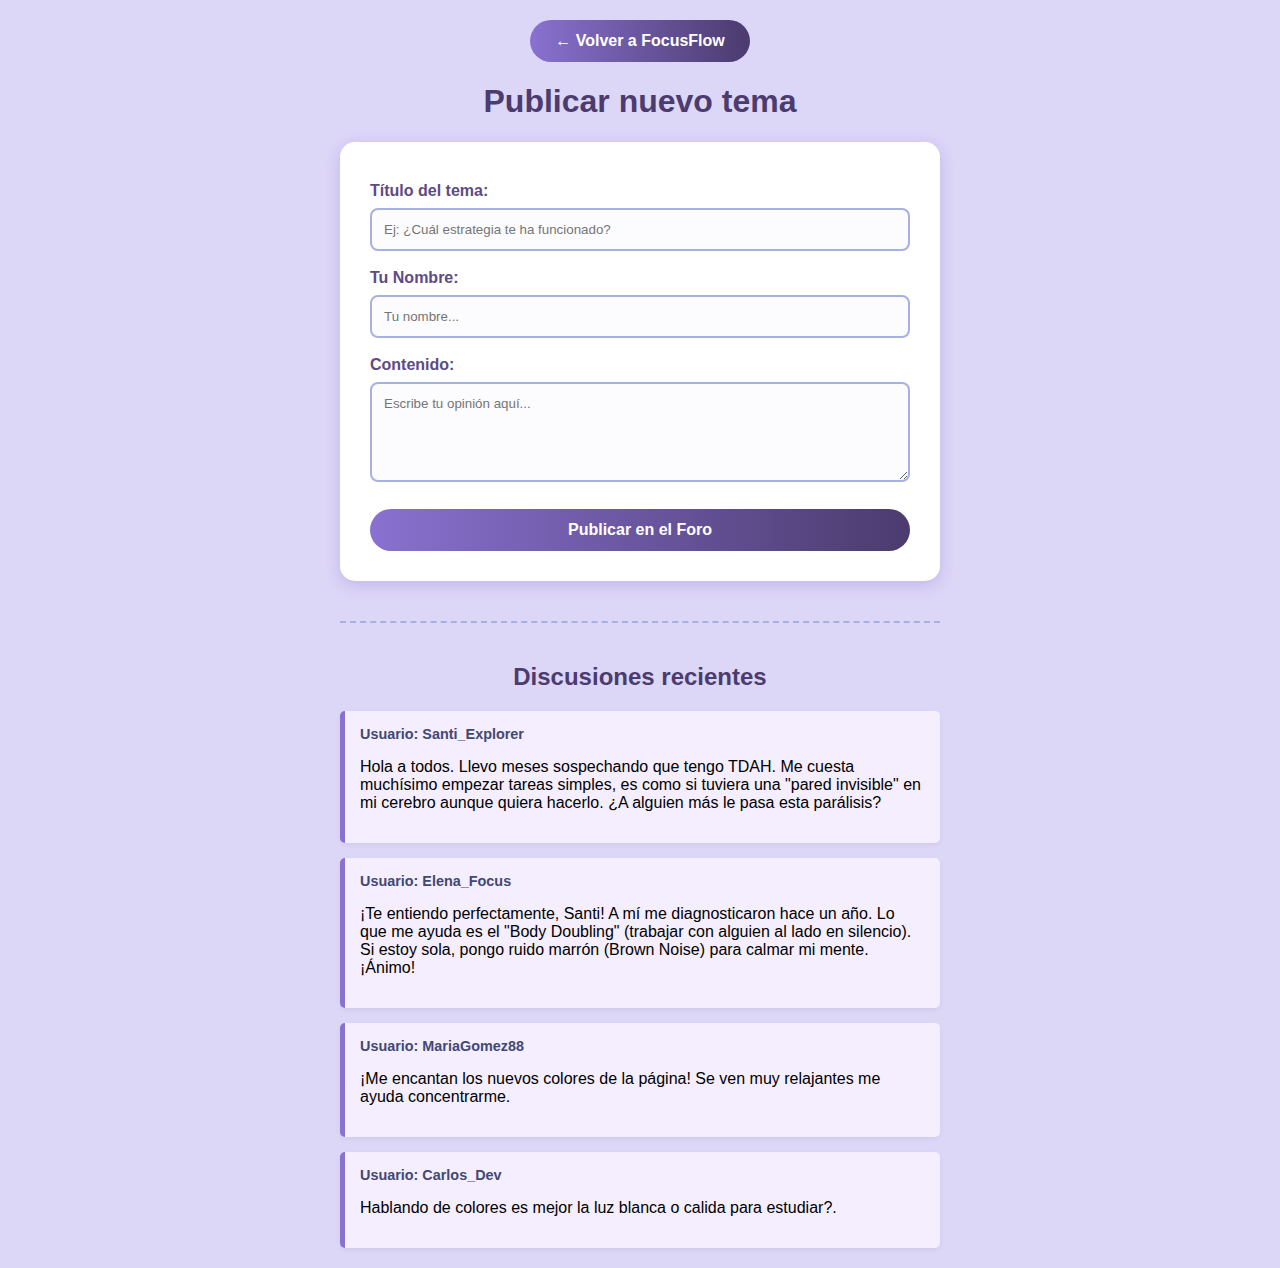
<file: py-Grado-main/foro.html>
<!DOCTYPE html>
<html lang="es">
<head>
    <meta charset="UTF-8">
    <meta name="viewport" content="width=device-width, initial-scale=1.0">
    <title>Foro de Discusión</title>
    
    <style>
   /* 
   @Yeison, @Valentina: 
   He actualizado la tipografía a 'Segoe UI' para darle un toque más moderno 
   y limpio, tal como solicitamos en el rediseño.
*/
body {
    font-family: 'Segoe UI', Tahoma, Geneva, Verdana, sans-serif;
    margin: 20px;
    /* Color de fondo basado en el tono lila suave de la paleta */
    background-color: #dcd6f7; 
}

/* 
   @Valentina: 
   He cambiado el color del título a un morado oscuro para que contraste 
   bien con el fondo pastel.
*/
h1, h2 {
    color: #4b3b6e; /* Morado oscuro */
    text-align: center;
}

form {
    background: #fff;
    padding: 30px;
    border-radius: 15px; /* Bordes más redondeados */
    /* Sombra suave con tono violeta */
    box-shadow: 0 4px 15px rgba(103, 58, 183, 0.2); 
    margin-bottom: 30px;
}

label {
    font-weight: bold;
    color: #5c4b85; /* Texto de etiquetas en tono violeta medio */
    display: block;
    margin-top: 10px;
}

input[type="text"], textarea {
    width: 100%;
    padding: 12px;
    margin: 8px 0;
    border: 2px solid #a6b1e1; /* Borde azul pastel */
    border-radius: 8px;
    box-sizing: border-box;
    background-color: #fcfcff;
    font-family: inherit;
}

input[type="text"]:focus, textarea:focus {
    outline: none;
    border-color: #8971d0; /* Cambio de color al escribir (Morado activo) */
}

/* 
   @Yeison: 
   Aquí apliqué el color principal de la paleta al botón. 
   Es un degradado para que resalte más.
*/
input[type="submit"] {
    background: linear-gradient(to right, #8971d0, #4b3b6e);
    color: white;
    padding: 12px 20px;
    border: none;
    border-radius: 25px; /* Botón estilo píldora */
    cursor: pointer;
    font-size: 16px;
    font-weight: bold;
    width: 100%;
    margin-top: 15px;
    transition: transform 0.2s;
}

input[type="submit"]:hover {
    transform: scale(1.02); /* Efecto de crecimiento suave */
    opacity: 0.9;
}

.container {
    max-width: 600px;
    margin: auto;
}

/* --- ESTILOS PARA LOS COMENTARIOS DEL FORO --- */

.comentarios-previos {
    margin-top: 40px;
    border-top: 2px dashed #a6b1e1;
    padding-top: 20px;
}

.comentario {
    background-color: #f4eeff; /* Fondo lila muy pálido */
    border-left: 5px solid #8971d0; /* Borde lateral decorativo */
    padding: 15px;
    margin-bottom: 15px;
    border-radius: 5px;
    box-shadow: 0 2px 5px rgba(0,0,0,0.05);
}

.usuario {
    font-weight: bold;
    color: #424874; /* Azul oscuro para el nombre de usuario */
    font-size: 0.9em;
    margin-bottom: 5px;
}
    </style>
</head>
<body>

    <div class="container">
        <!-- Botón para volver a la página principal -->
        <div style="text-align: center; margin-bottom: 20px;">
            <a href="index.html" style="display: inline-block; background: linear-gradient(to right, #8971d0, #4b3b6e); color: white; padding: 12px 25px; border-radius: 25px; text-decoration: none; font-weight: bold; transition: transform 0.2s;">
                ← Volver a FocusFlow
            </a>
        </div>

        <!-- Título del Foro -->
        <h1>Publicar nuevo tema</h1>
        
        <!-- Formulario con evento para mostrar mensaje -->
        <!-- @Valentina: He configurado el formulario para que no recargue la página y ejecute la alerta JS -->
        <form onsubmit="confirmarPublicacion(event)">
            
            <label for="titulo">Título del tema:</label>
            <input type="text" id="titulo" name="titulo" placeholder="Ej: ¿Cuál estrategia te ha funcionado?" required>

            <label for="autor">Tu Nombre:</label>
            <input type="text" id="autor" name="autor" placeholder="Tu nombre..." required>

            <label for="mensaje">Contenido:</label>
            <textarea id="mensaje" name="mensaje" style="height:100px" placeholder="Escribe tu opinión aquí..." required></textarea>

            <input type="submit" value="Publicar en el Foro">
        </form>

        
        <!-- @Yeison: Aquí agregué la sección de historial para que parezca un foro activo -->
        <div class="comentarios-previos">
            <h2>Discusiones recientes</h2>
            
            <div class="comentario">
                <div class="usuario">Usuario: Santi_Explorer</div>
                <p>Hola a todos. Llevo meses sospechando que tengo TDAH. Me cuesta muchísimo empezar tareas simples, es como si tuviera una "pared invisible" en mi cerebro aunque quiera hacerlo. ¿A alguien más le pasa esta parálisis?</p>
            </div>

            <div class="comentario">
                <div class="usuario">Usuario: Elena_Focus</div>
                <p>¡Te entiendo perfectamente, Santi! A mí me diagnosticaron hace un año. Lo que me ayuda es el "Body Doubling" (trabajar con alguien al lado en silencio). Si estoy sola, pongo ruido marrón (Brown Noise) para calmar mi mente. ¡Ánimo!</p>
            </div>
        </div>
            <div class="comentario">
                <div class="usuario">Usuario: MariaGomez88</div>
                <p>¡Me encantan los nuevos colores de la página! Se ven muy relajantes me ayuda concentrarme.</p>
            </div>

            <div class="comentario">
                <div class="usuario">Usuario: Carlos_Dev</div>
                <p>Hablando de colores es mejor la luz blanca o calida para estudiar?.</p>
            </div>
        </div>

    </div>

    <!-- SCRIPT PARA EL MENSAJE DE CONFIRMACIÓN -->
    <script>
        function confirmarPublicacion(event) {
            event.preventDefault(); // Evita que la página se recargue
            // Mensaje de alerta solicitado
            alert("¡Tu publicación ha sido guardada exitosamente en el foro!");
            
            // Opcional: Limpiar el formulario después de enviar
            document.querySelector("form").reset();
        }
    </script>

</body>
</html>
</file>
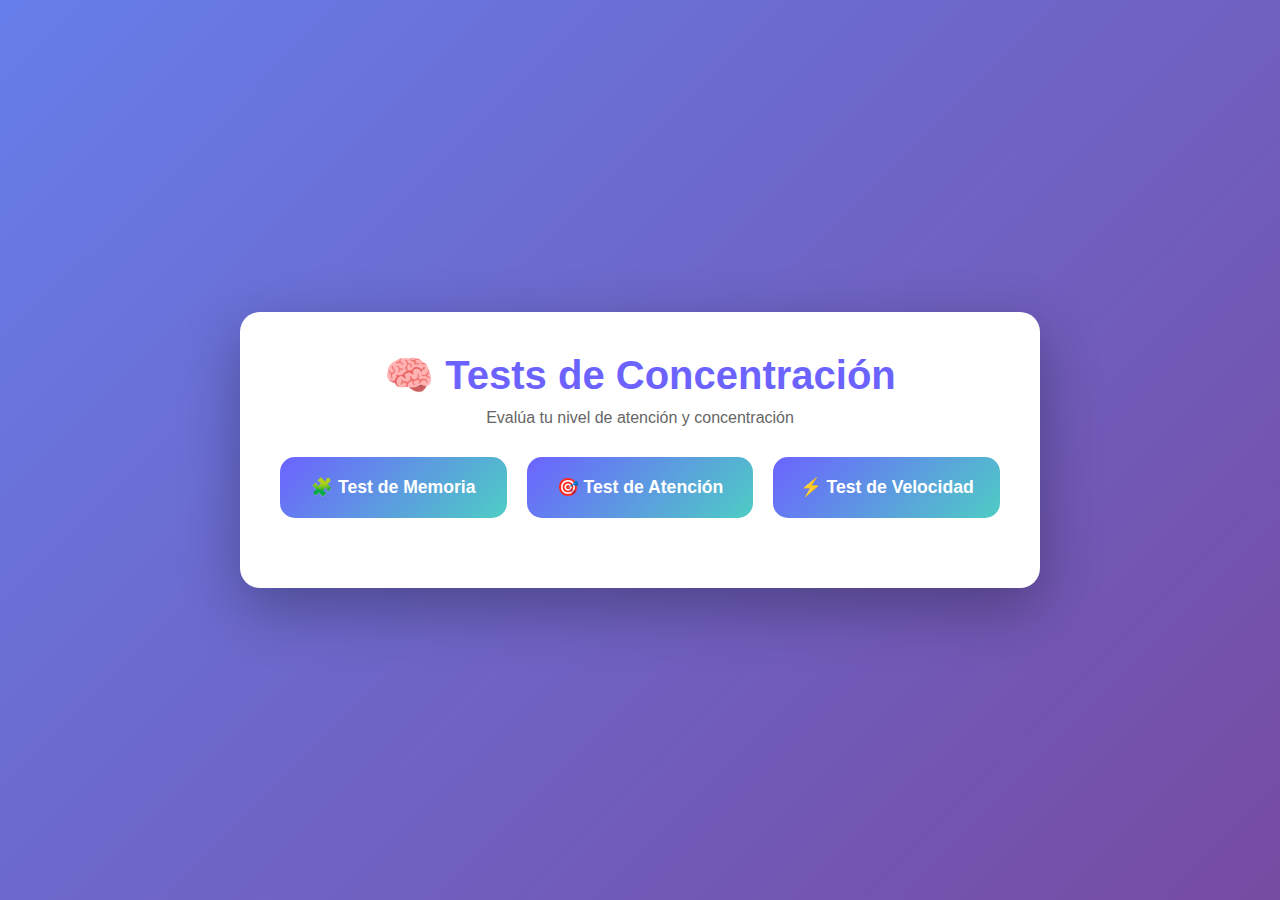
<file: py-Grado-main/test-concentracion.html>
<!DOCTYPE html>
<html lang="es">
<head>
  <meta charset="UTF-8">
  <meta name="viewport" content="width=device-width, initial-scale=1.0">
  <title>Tests de Concentración - FocusFlow</title>
  <link rel="shortcut icon" href="./brain-favicon.svg" type="image/svg+xml">
  
  <style>
    * {
      margin: 0;
      padding: 0;
      box-sizing: border-box;
    }

    body {
      font-family: 'Inter', 'Segoe UI', sans-serif;
      background: linear-gradient(135deg, #667eea 0%, #764ba2 100%);
      min-height: 100vh;
      display: flex;
      justify-content: center;
      align-items: center;
      padding: 20px;
    }

    .container {
      background: white;
      border-radius: 20px;
      padding: 40px;
      max-width: 800px;
      width: 100%;
      box-shadow: 0 20px 60px rgba(0, 0, 0, 0.3);
    }

    h1 {
      color: #6C63FF;
      text-align: center;
      margin-bottom: 10px;
      font-size: 2.5rem;
    }

    .subtitle {
      text-align: center;
      color: #666;
      margin-bottom: 30px;
    }

    .test-selector {
      display: grid;
      grid-template-columns: repeat(auto-fit, minmax(200px, 1fr));
      gap: 20px;
      margin-bottom: 30px;
    }

    .test-btn {
      background: linear-gradient(135deg, #6C63FF, #4ECDC4);
      color: white;
      border: none;
      padding: 20px;
      border-radius: 15px;
      font-size: 1.1rem;
      font-weight: 600;
      cursor: pointer;
      transition: transform 0.3s, box-shadow 0.3s;
    }

    .test-btn:hover {
      transform: translateY(-5px);
      box-shadow: 0 10px 25px rgba(108, 99, 255, 0.3);
    }

    .test-btn:disabled {
      opacity: 0.5;
      cursor: not-allowed;
    }

    .test-area {
      display: none;
      min-height: 400px;
    }

    .test-area.active {
      display: block;
    }

    .timer {
      background: #FFE66D;
      padding: 15px;
      border-radius: 10px;
      text-align: center;
      font-size: 1.5rem;
      font-weight: bold;
      color: #333;
      margin-bottom: 20px;
    }

    .instructions {
      background: #f0f0f0;
      padding: 20px;
      border-radius: 10px;
      margin-bottom: 20px;
      line-height: 1.6;
    }

    .start-btn, .next-btn, .finish-btn {
      background: #6C63FF;
      color: white;
      border: none;
      padding: 15px 40px;
      border-radius: 10px;
      font-size: 1.1rem;
      font-weight: 600;
      cursor: pointer;
      display: block;
      margin: 20px auto;
      transition: background 0.3s;
    }

    .start-btn:hover, .next-btn:hover, .finish-btn:hover {
      background: #5a52d5;
    }

    /* Test de Memoria */
    .memory-display {
      font-size: 3rem;
      text-align: center;
      padding: 40px;
      background: #f8f8f8;
      border-radius: 10px;
      margin: 20px 0;
      min-height: 150px;
      display: flex;
      align-items: center;
      justify-content: center;
    }

    .memory-input {
      width: 100%;
      padding: 15px;
      font-size: 1.5rem;
      text-align: center;
      border: 2px solid #6C63FF;
      border-radius: 10px;
      margin: 20px 0;
    }

    /* Test de Atención */
    .number-grid {
      display: grid;
      grid-template-columns: repeat(5, 1fr);
      gap: 10px;
      margin: 20px 0;
    }

    .number-cell {
      aspect-ratio: 1;
      background: #f0f0f0;
      border: 2px solid #ddd;
      border-radius: 10px;
      display: flex;
      align-items: center;
      justify-content: center;
      font-size: 1.5rem;
      font-weight: bold;
      cursor: pointer;
      transition: all 0.3s;
    }

    .number-cell:hover {
      background: #e0e0e0;
      transform: scale(1.05);
    }

    .number-cell.correct {
      background: #95E1D3;
      border-color: #4ECDC4;
    }

    .number-cell.wrong {
      background: #F38181;
      border-color: #e74c3c;
      animation: shake 0.5s;
    }

    @keyframes shake {
      0%, 100% { transform: translateX(0); }
      25% { transform: translateX(-10px); }
      75% { transform: translateX(10px); }
    }

    /* Test de Velocidad */
    .speed-area {
      position: relative;
      height: 400px;
      background: #f8f8f8;
      border-radius: 10px;
      overflow: hidden;
      margin: 20px 0;
    }

    .target {
      position: absolute;
      width: 60px;
      height: 60px;
      background: #6C63FF;
      border-radius: 50%;
      cursor: pointer;
      display: flex;
      align-items: center;
      justify-content: center;
      color: white;
      font-weight: bold;
      transition: transform 0.2s;
      box-shadow: 0 4px 10px rgba(0, 0, 0, 0.2);
    }

    .target:hover {
      transform: scale(1.1);
    }

    .target.clicked {
      animation: pop 0.3s;
    }

    @keyframes pop {
      0% { transform: scale(1); }
      50% { transform: scale(1.3); }
      100% { transform: scale(0); }
    }

    .score {
      text-align: center;
      font-size: 1.5rem;
      font-weight: bold;
      color: #6C63FF;
      margin: 20px 0;
    }

    /* Resultados */
    .results {
      display: none;
    }

    .results.active {
      display: block;
    }

    .result-card {
      background: linear-gradient(135deg, #667eea 0%, #764ba2 100%);
      color: white;
      padding: 30px;
      border-radius: 15px;
      margin: 20px 0;
    }

    .result-card h3 {
      margin-bottom: 15px;
      font-size: 1.5rem;
    }

    .result-item {
      display: flex;
      justify-content: space-between;
      padding: 10px 0;
      border-bottom: 1px solid rgba(255, 255, 255, 0.3);
    }

    .result-item:last-child {
      border-bottom: none;
    }

    .back-btn {
      background: #4ECDC4;
      color: white;
      border: none;
      padding: 15px 40px;
      border-radius: 10px;
      font-size: 1.1rem;
      font-weight: 600;
      cursor: pointer;
      display: block;
      margin: 20px auto;
      transition: background 0.3s;
    }

    .back-btn:hover {
      background: #3db8ac;
    }

    .progress-info {
      text-align: center;
      color: #666;
      margin: 10px 0;
      font-size: 1.1rem;
    }

    @media (max-width: 768px) {
      .container {
        padding: 20px;
      }

      h1 {
        font-size: 2rem;
      }

      .number-grid {
        grid-template-columns: repeat(4, 1fr);
      }

      .target {
        width: 50px;
        height: 50px;
      }
    }
  </style>
</head>
<body>
  <div class="container">
    <h1>🧠 Tests de Concentración</h1>
    <p class="subtitle">Evalúa tu nivel de atención y concentración</p>

    <!-- Selector de Tests -->
    <div class="test-selector" id="testSelector">
      <button class="test-btn" onclick="selectTest('memory')">
        🧩 Test de Memoria
      </button>
      <button class="test-btn" onclick="selectTest('attention')">
        🎯 Test de Atención
      </button>
      <button class="test-btn" onclick="selectTest('speed')">
        ⚡ Test de Velocidad
      </button>
    </div>

    <!-- Test de Memoria -->
    <div class="test-area" id="memoryTest">
      <div class="timer" id="memoryTimer">Tiempo: 4:00</div>
      <div class="progress-info">Test 1 de 3</div>
      
      <div class="instructions">
        <h3>📝 Instrucciones:</h3>
        <p>Se mostrará una secuencia de números durante 3 segundos. Memorízala y luego escríbela correctamente. La secuencia se hará más larga con cada ronda. ¡Tienes 4 minutos!</p>
      </div>

      <div class="memory-display" id="memoryDisplay">
        Presiona "Iniciar" para comenzar
      </div>

      <input type="text" class="memory-input" id="memoryInput" placeholder="Escribe la secuencia aquí" style="display: none;">
      
      <div class="score" id="memoryScore">Puntuación: 0</div>
      
      <button class="start-btn" id="memoryStartBtn" onclick="startMemoryTest()">Iniciar Test</button>
      <button class="next-btn" id="memoryNextBtn" style="display: none;" onclick="nextTest('attention')">Siguiente Test →</button>
    </div>

    <!-- Test de Atención -->
    <div class="test-area" id="attentionTest">
      <div class="timer" id="attentionTimer">Tiempo: 4:00</div>
      <div class="progress-info">Test 2 de 3</div>
      
      <div class="instructions">
        <h3>🔍 Instrucciones:</h3>
        <p>Encuentra y haz clic en los números en orden ascendente (1, 2, 3...). Los números están distribuidos aleatoriamente. ¡Sé rápido y preciso! Tienes 4 minutos.</p>
      </div>

      <div class="score" id="attentionScore">Número actual: 1 | Puntuación: 0</div>
      
      <div class="number-grid" id="numberGrid"></div>
      
      <button class="start-btn" id="attentionStartBtn" onclick="startAttentionTest()">Iniciar Test</button>
      <button class="next-btn" id="attentionNextBtn" style="display: none;" onclick="nextTest('speed')">Siguiente Test →</button>
    </div>

    <!-- Test de Velocidad -->
    <div class="test-area" id="speedTest">
      <div class="timer" id="speedTimer">Tiempo: 4:00</div>
      <div class="progress-info">Test 3 de 3</div>
      
      <div class="instructions">
        <h3>⚡ Instrucciones:</h3>
        <p>Haz clic en los círculos que aparecen en la pantalla lo más rápido posible. Aparecerán en posiciones aleatorias. ¡Tienes 4 minutos para hacer clic en tantos como puedas!</p>
      </div>

      <div class="score" id="speedScore">Puntuación: 0</div>
      
      <div class="speed-area" id="speedArea"></div>
      
      <button class="start-btn" id="speedStartBtn" onclick="startSpeedTest()">Iniciar Test</button>
      <button class="finish-btn" id="speedFinishBtn" style="display: none;" onclick="showResults()">Ver Resultados 🎉</button>
    </div>

    <!-- Resultados -->
    <div class="results" id="results">
      <h2 style="text-align: center; color: #6C63FF; margin-bottom: 30px;">🎉 Resultados de tus Tests</h2>
      
      <div class="result-card">
        <h3>🧩 Test de Memoria</h3>
        <div class="result-item">
          <span>Puntuación:</span>
          <span id="memoryResultScore">0</span>
        </div>
        <div class="result-item">
          <span>Secuencias correctas:</span>
          <span id="memoryResultCorrect">0</span>
        </div>
        <div class="result-item">
          <span>Nivel alcanzado:</span>
          <span id="memoryResultLevel">0</span>
        </div>
      </div>

      <div class="result-card">
        <h3>🎯 Test de Atención</h3>
        <div class="result-item">
          <span>Puntuación:</span>
          <span id="attentionResultScore">0</span>
        </div>
        <div class="result-item">
          <span>Números encontrados:</span>
          <span id="attentionResultNumbers">0</span>
        </div>
        <div class="result-item">
          <span>Precisión:</span>
          <span id="attentionResultAccuracy">0%</span>
        </div>
      </div>

      <div class="result-card">
        <h3>⚡ Test de Velocidad</h3>
        <div class="result-item">
          <span>Puntuación:</span>
          <span id="speedResultScore">0</span>
        </div>
        <div class="result-item">
          <span>Objetivos alcanzados:</span>
          <span id="speedResultTargets">0</span>
        </div>
        <div class="result-item">
          <span>Velocidad promedio:</span>
          <span id="speedResultAvg">0 ms</span>
        </div>
      </div>

      <div style="background: #f0f0f0; padding: 20px; border-radius: 10px; margin: 20px 0; text-align: center;">
        <h3 style="color: #6C63FF; margin-bottom: 10px;">Puntuación Total</h3>
        <p style="font-size: 2.5rem; font-weight: bold; color: #6C63FF;" id="totalScore">0</p>
      </div>

      <button class="back-btn" onclick="window.location.href='index.html'">← Volver a la Página Principal</button>
    </div>
  </div>

  <script>
    // Variables globales
    let currentTest = null;
    let testResults = {
      memory: { score: 0, correct: 0, level: 0 },
      attention: { score: 0, numbers: 0, clicks: 0, errors: 0 },
      speed: { score: 0, targets: 0, times: [] }
    };

    // Funciones de navegación
    function selectTest(testName) {
      document.getElementById('testSelector').style.display = 'none';
      document.getElementById(testName + 'Test').classList.add('active');
      currentTest = testName;
    }

    function nextTest(testName) {
      document.querySelectorAll('.test-area').forEach(area => area.classList.remove('active'));
      document.getElementById(testName + 'Test').classList.add('active');
      currentTest = testName;
    }

    // ============================================
    // TEST DE MEMORIA
    // ============================================
    let memorySequence = [];
    let memoryLevel = 3;
    let memoryTimer = null;
    let memoryTimeLeft = 240; // 4 minutos

    function startMemoryTest() {
      document.getElementById('memoryStartBtn').style.display = 'none';
      memoryTimeLeft = 240;
      startMemoryTimer();
      showNextMemorySequence();
    }

    function startMemoryTimer() {
      memoryTimer = setInterval(() => {
        memoryTimeLeft--;
        const mins = Math.floor(memoryTimeLeft / 60);
        const secs = memoryTimeLeft % 60;
        document.getElementById('memoryTimer').textContent = 
          `Tiempo: ${mins}:${secs.toString().padStart(2, '0')}`;
        
        if (memoryTimeLeft <= 0) {
          endMemoryTest();
        }
      }, 1000);
    }

    function showNextMemorySequence() {
      memorySequence = [];
      for (let i = 0; i < memoryLevel; i++) {
        memorySequence.push(Math.floor(Math.random() * 9) + 1);
      }
      
      const display = document.getElementById('memoryDisplay');
      display.textContent = memorySequence.join(' ');
      display.style.fontSize = '3rem';
      display.style.color = '#6C63FF';
      
      setTimeout(() => {
        display.textContent = '¿Cuál era la secuencia?';
        display.style.fontSize = '1.5rem';
        display.style.color = '#666';
        document.getElementById('memoryInput').style.display = 'block';
        document.getElementById('memoryInput').value = '';
        document.getElementById('memoryInput').focus();
        document.getElementById('memoryInput').onkeypress = checkMemoryAnswer;
      }, 3000);
    }

    function checkMemoryAnswer(e) {
      if (e.key === 'Enter') {
        const input = document.getElementById('memoryInput');
        const userAnswer = input.value.replace(/\s/g, '').split('').map(Number);
        const correct = JSON.stringify(userAnswer) === JSON.stringify(memorySequence);
        
        if (correct) {
          testResults.memory.score += memoryLevel * 10;
          testResults.memory.correct++;
          testResults.memory.level = memoryLevel;
          memoryLevel++;
          
          document.getElementById('memoryDisplay').textContent = '¡Correcto! ✓';
          document.getElementById('memoryDisplay').style.color = '#95E1D3';
        } else {
          document.getElementById('memoryDisplay').textContent = '✗ Incorrecto. La secuencia era: ' + memorySequence.join(' ');
          document.getElementById('memoryDisplay').style.color = '#F38181';
        }
        
        document.getElementById('memoryScore').textContent = 'Puntuación: ' + testResults.memory.score;
        input.style.display = 'none';
        
        setTimeout(() => {
          if (memoryTimeLeft > 0) {
            showNextMemorySequence();
          }
        }, 2000);
      }
    }

    function endMemoryTest() {
      clearInterval(memoryTimer);
      document.getElementById('memoryDisplay').textContent = '¡Tiempo terminado!';
      document.getElementById('memoryInput').style.display = 'none';
      document.getElementById('memoryNextBtn').style.display = 'block';
    }

    // ============================================
    // TEST DE ATENCIÓN
    // ============================================
    let attentionCurrentNumber = 1;
    let attentionMaxNumber = 25;
    let attentionTimer = null;
    let attentionTimeLeft = 240;

    function startAttentionTest() {
      document.getElementById('attentionStartBtn').style.display = 'none';
      attentionTimeLeft = 240;
      attentionCurrentNumber = 1;
      testResults.attention = { score: 0, numbers: 0, clicks: 0, errors: 0 };
      
      generateNumberGrid();
      startAttentionTimer();
    }

    function startAttentionTimer() {
      attentionTimer = setInterval(() => {
        attentionTimeLeft--;
        const mins = Math.floor(attentionTimeLeft / 60);
        const secs = attentionTimeLeft % 60;
        document.getElementById('attentionTimer').textContent = 
          `Tiempo: ${mins}:${secs.toString().padStart(2, '0')}`;
        
        if (attentionTimeLeft <= 0) {
          endAttentionTest();
        }
      }, 1000);
    }

    function generateNumberGrid() {
      const grid = document.getElementById('numberGrid');
      grid.innerHTML = '';
      
      const numbers = Array.from({length: attentionMaxNumber}, (_, i) => i + 1);
      numbers.sort(() => Math.random() - 0.5);
      
      numbers.forEach(num => {
        const cell = document.createElement('div');
        cell.className = 'number-cell';
        cell.textContent = num;
        cell.onclick = () => checkNumber(num, cell);
        grid.appendChild(cell);
      });
    }

    function checkNumber(num, cell) {
      testResults.attention.clicks++;
      
      if (num === attentionCurrentNumber) {
        cell.classList.add('correct');
        testResults.attention.score += 10;
        testResults.attention.numbers++;
        attentionCurrentNumber++;
        
        if (attentionCurrentNumber > attentionMaxNumber) {
          endAttentionTest();
          return;
        }
      } else {
        cell.classList.add('wrong');
        testResults.attention.errors++;
        testResults.attention.score = Math.max(0, testResults.attention.score - 5);
        setTimeout(() => cell.classList.remove('wrong'), 500);
      }
      
      updateAttentionScore();
    }

    function updateAttentionScore() {
      document.getElementById('attentionScore').textContent = 
        `Número actual: ${attentionCurrentNumber} | Puntuación: ${testResults.attention.score}`;
    }

    function endAttentionTest() {
      clearInterval(attentionTimer);
      document.getElementById('numberGrid').style.pointerEvents = 'none';
      document.getElementById('attentionNextBtn').style.display = 'block';
    }

    // ============================================
    // TEST DE VELOCIDAD
    // ============================================
    let speedTimer = null;
    let speedTimeLeft = 240;
    let speedTargetInterval = null;
    let speedCurrentTarget = null;
    let speedTargetStartTime = 0;

    function startSpeedTest() {
      document.getElementById('speedStartBtn').style.display = 'none';
      speedTimeLeft = 240;
      testResults.speed = { score: 0, targets: 0, times: [] };
      
      startSpeedTimer();
      spawnTarget();
    }

    function startSpeedTimer() {
      speedTimer = setInterval(() => {
        speedTimeLeft--;
        const mins = Math.floor(speedTimeLeft / 60);
        const secs = speedTimeLeft % 60;
        document.getElementById('speedTimer').textContent = 
          `Tiempo: ${mins}:${secs.toString().padStart(2, '0')}`;
        
        if (speedTimeLeft <= 0) {
          endSpeedTest();
        }
      }, 1000);
    }

    function spawnTarget() {
      if (speedTimeLeft <= 0) return;
      
      const area = document.getElementById('speedArea');
      const target = document.createElement('div');
      target.className = 'target';
      target.textContent = '●';
      
      const maxX = area.clientWidth - 60;
      const maxY = area.clientHeight - 60;
      const x = Math.random() * maxX;
      const y = Math.random() * maxY;
      
      target.style.left = x + 'px';
      target.style.top = y + 'px';
      
      speedTargetStartTime = Date.now();
      speedCurrentTarget = target;
      
      target.onclick = () => {
        const reactionTime = Date.now() - speedTargetStartTime;
        testResults.speed.times.push(reactionTime);
        testResults.speed.score += Math.max(10, 50 - Math.floor(reactionTime / 100));
        testResults.speed.targets++;
        
        target.classList.add('clicked');
        setTimeout(() => target.remove(), 300);
        
        document.getElementById('speedScore').textContent = 'Puntuación: ' + testResults.speed.score;
        
        setTimeout(() => spawnTarget(), 500);
      };
      
      area.appendChild(target);
      
      setTimeout(() => {
        if (target.parentElement) {
          target.remove();
          setTimeout(() => spawnTarget(), 200);
        }
      }, 2000);
    }

    function endSpeedTest() {
      clearInterval(speedTimer);
      document.getElementById('speedArea').innerHTML = '<div style="display: flex; align-items: center; justify-content: center; height: 100%; font-size: 1.5rem; color: #666;">¡Tiempo terminado!</div>';
      document.getElementById('speedFinishBtn').style.display = 'block';
    }

    // ============================================
    // RESULTADOS
    // ============================================
    function showResults() {
      document.querySelectorAll('.test-area').forEach(area => area.classList.remove('active'));
      document.getElementById('results').classList.add('active');
      
      // Memoria
      document.getElementById('memoryResultScore').textContent = testResults.memory.score;
      document.getElementById('memoryResultCorrect').textContent = testResults.memory.correct;
      document.getElementById('memoryResultLevel').textContent = testResults.memory.level;
      
      // Atención
      document.getElementById('attentionResultScore').textContent = testResults.attention.score;
      document.getElementById('attentionResultNumbers').textContent = testResults.attention.numbers;
      const accuracy = testResults.attention.clicks > 0 
        ? Math.round((testResults.attention.numbers / testResults.attention.clicks) * 100)
        : 0;
      document.getElementById('attentionResultAccuracy').textContent = accuracy + '%';
      
      // Velocidad
      document.getElementById('speedResultScore').textContent = testResults.speed.score;
      document.getElementById('speedResultTargets').textContent = testResults.speed.targets;
      const avgTime = testResults.speed.times.length > 0
        ? Math.round(testResults.speed.times.reduce((a, b) => a + b, 0) / testResults.speed.times.length)
        : 0;
      document.getElementById('speedResultAvg').textContent = avgTime + ' ms';
      
      // Total
      const totalScore = testResults.memory.score + testResults.attention.score + testResults.speed.score;
      document.getElementById('totalScore').textContent = totalScore;
      
      // Guardar en LocalStorage
      const results = {
        date: new Date().toISOString(),
        memory: testResults.memory,
        attention: testResults.attention,
        speed: testResults.speed,
        total: totalScore
      };
      
      localStorage.setItem('focusflow_test_results', JSON.stringify(results));
    }
  </script>
</body>
</html>
</file>
